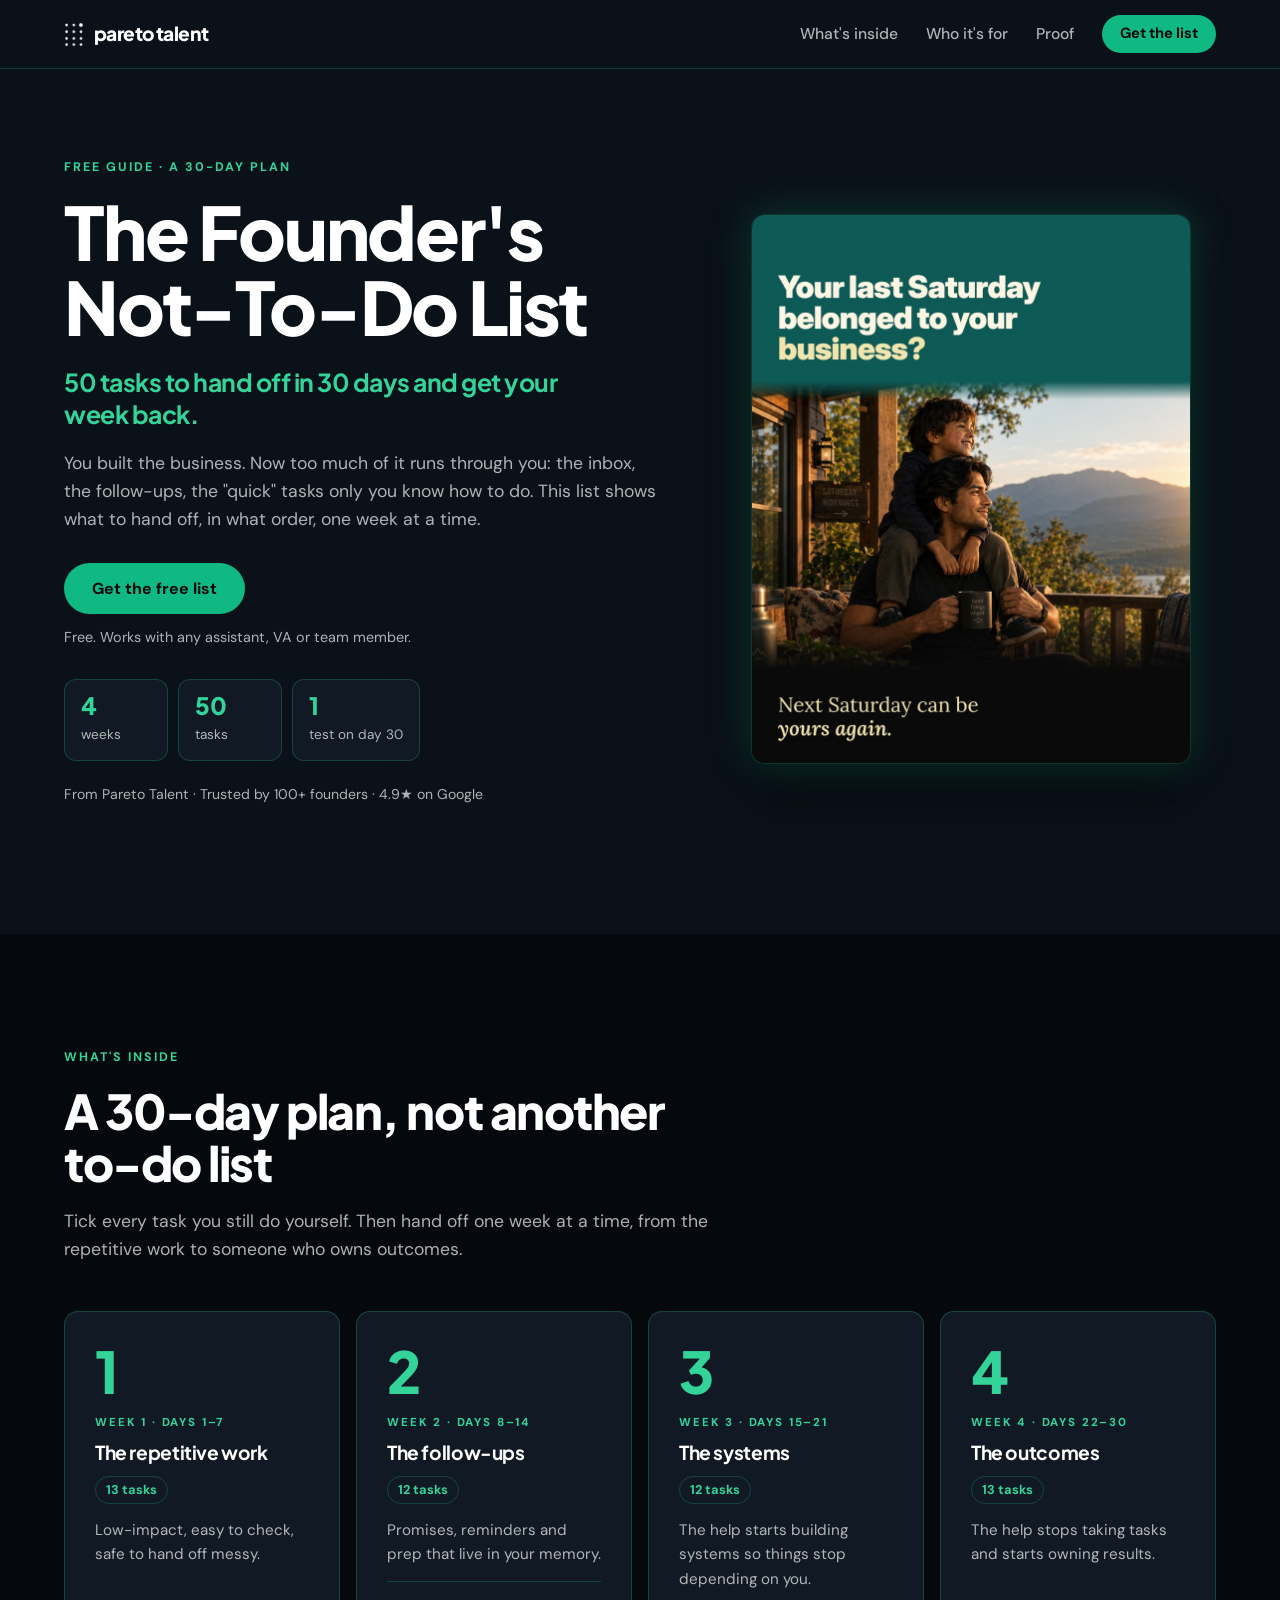
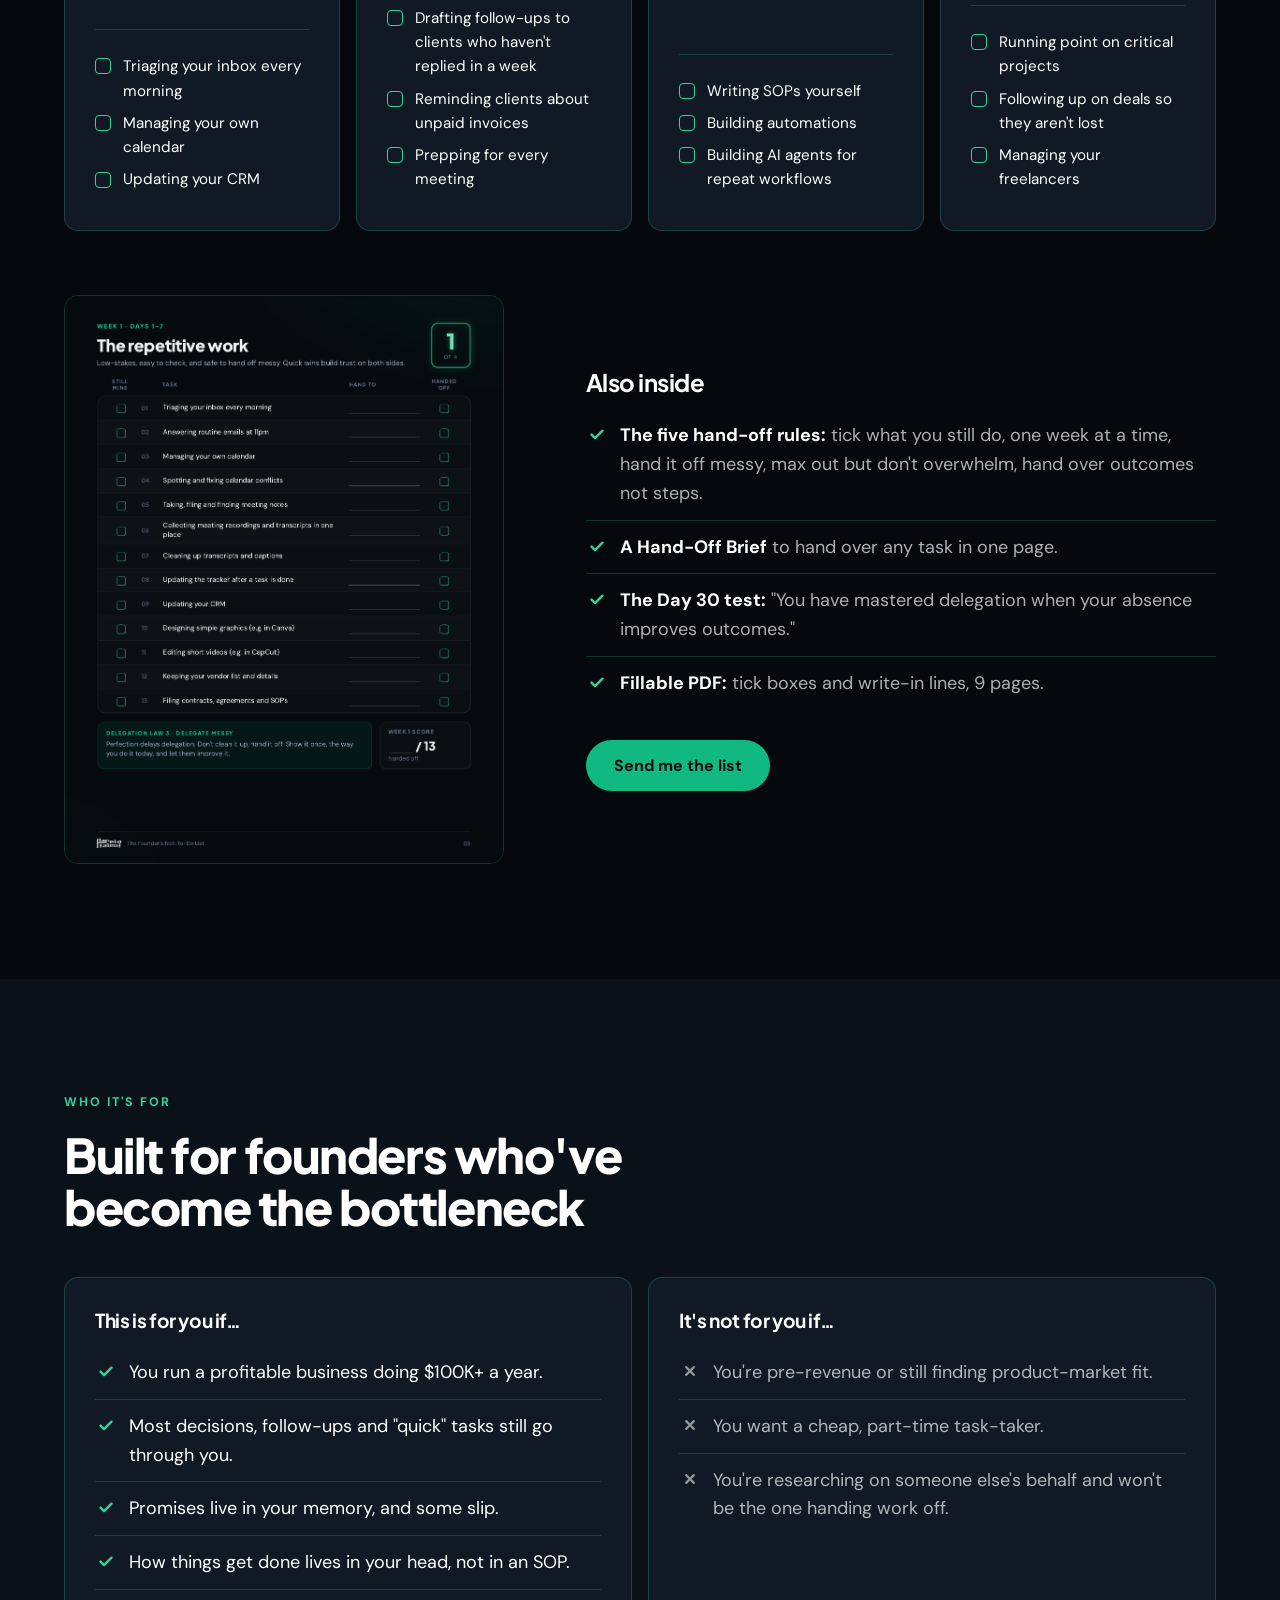
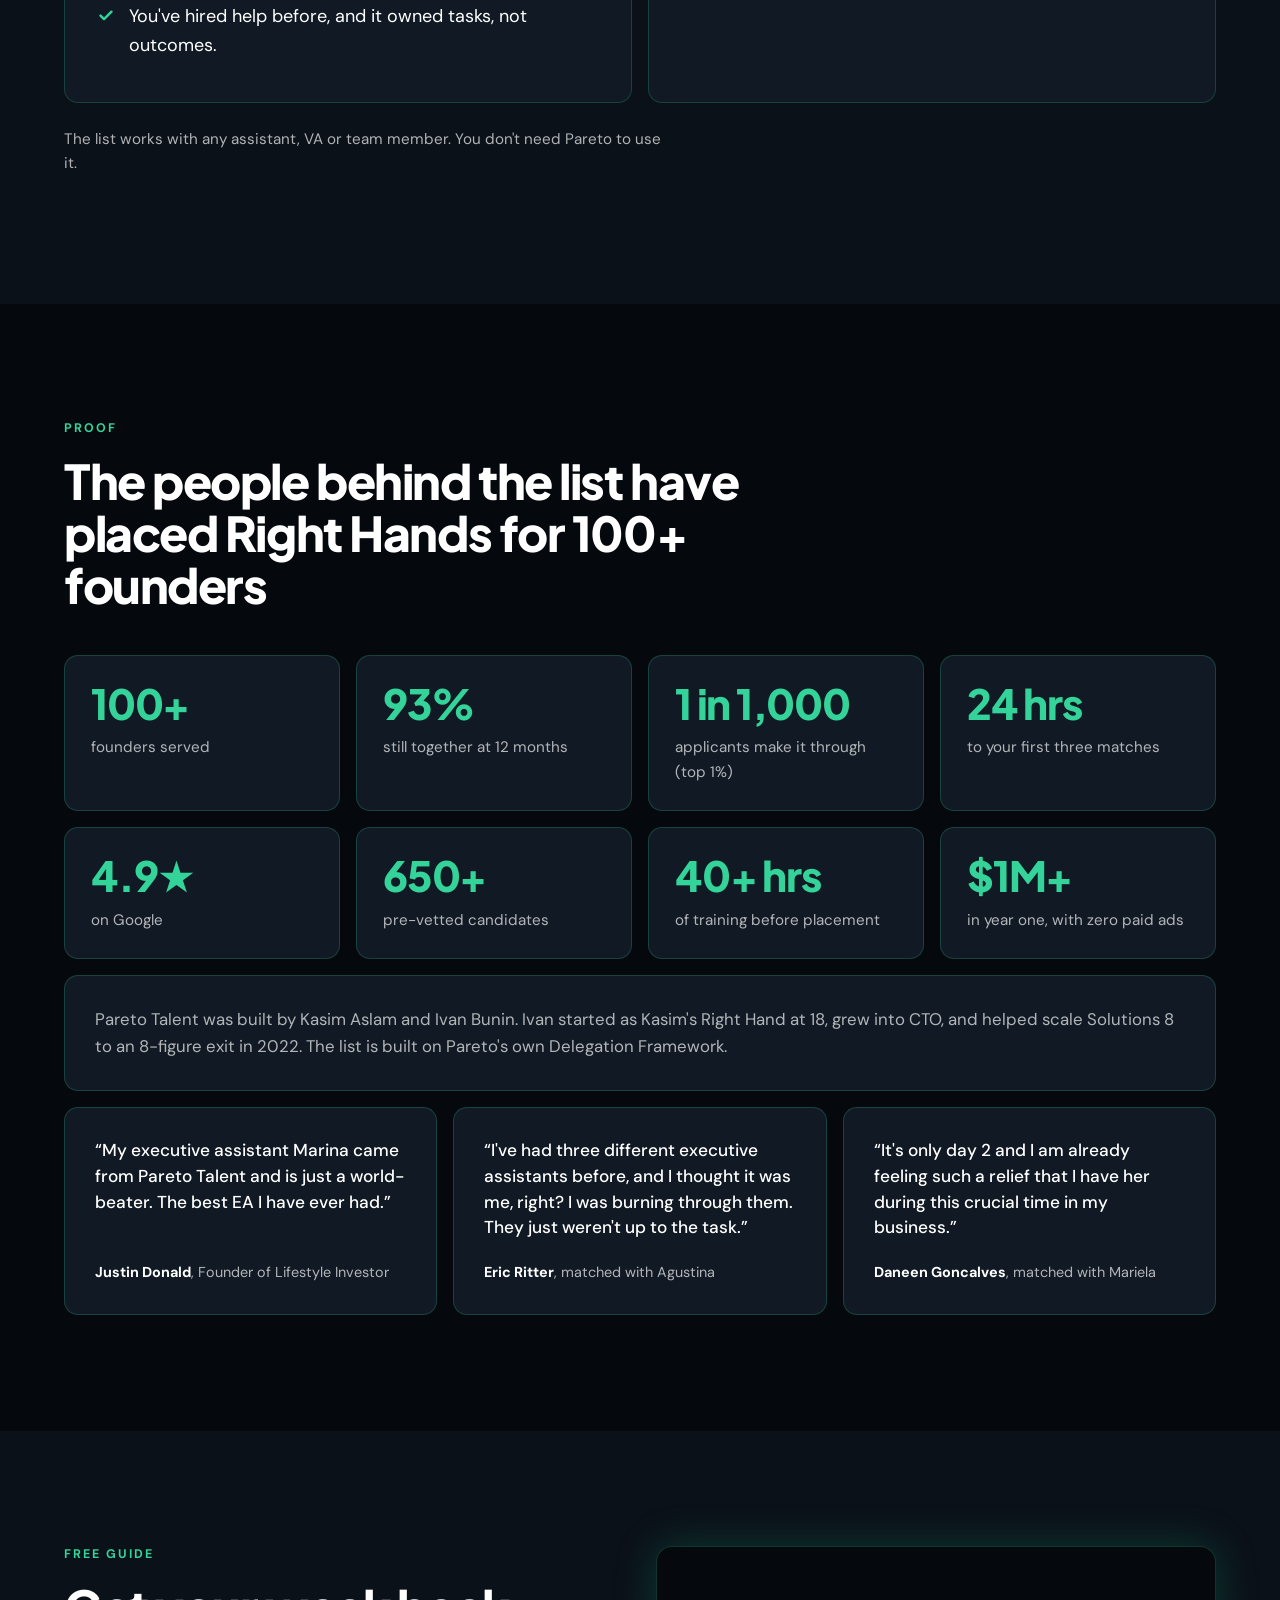
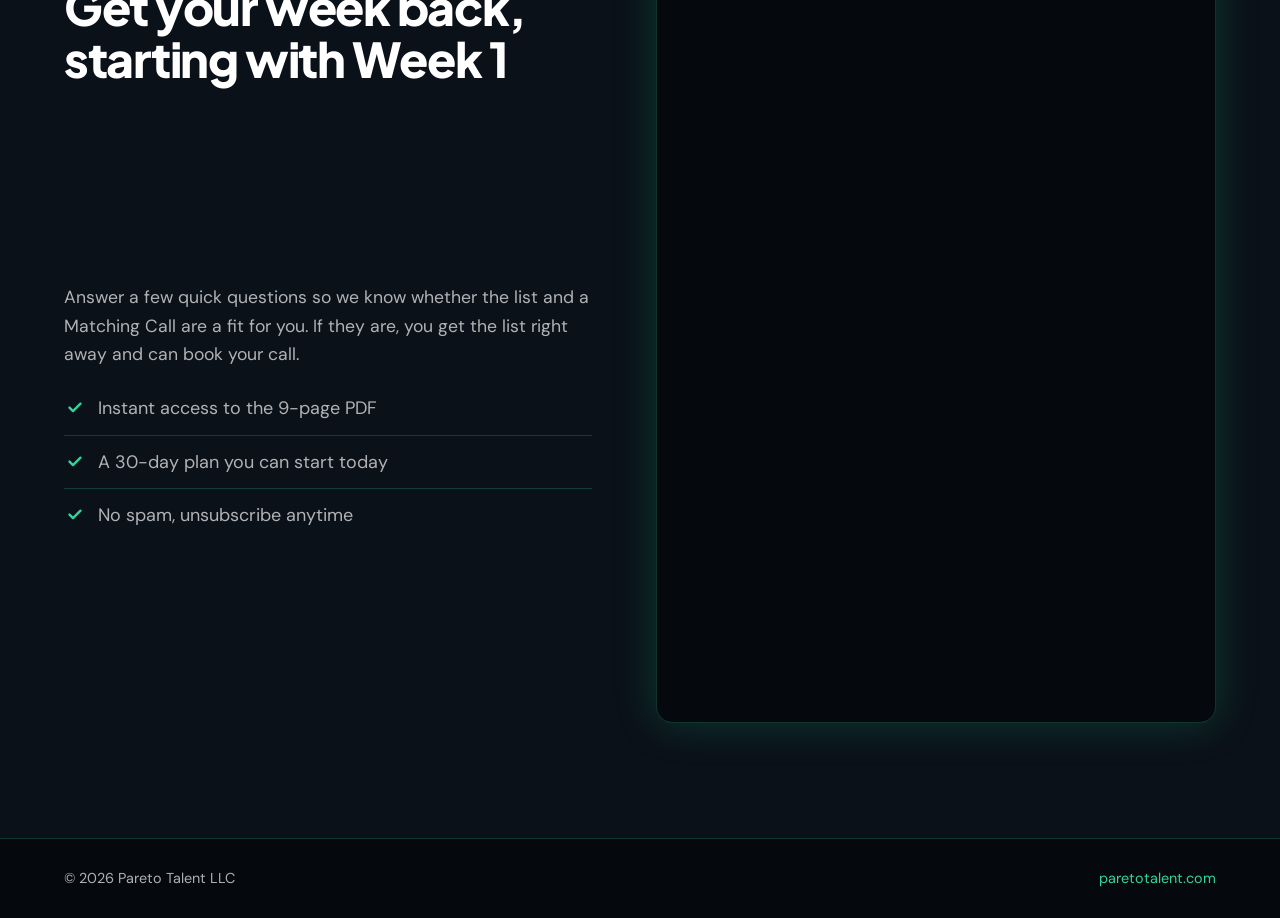
<file: index.html>
<!DOCTYPE html>
<html lang="en">
<head>
<meta charset="utf-8">
<meta name="viewport" content="width=device-width, initial-scale=1, viewport-fit=cover">
<title>The Founder's Not-To-Do List | Pareto Talent</title>
<meta name="description" content="50 tasks to hand off in 30 days and get your week back. A free 30-day delegation plan for founders, from Pareto Talent.">
<meta name="theme-color" content="#0B1119">
<meta property="og:type" content="website">
<meta property="og:title" content="The Founder's Not-To-Do List | Pareto Talent">
<meta property="og:description" content="50 tasks to hand off in 30 days and get your week back. A free 30-day delegation plan for founders, from Pareto Talent.">
<meta property="og:url" content="https://jorgevladgarcia.github.io/pareto-landing-page/">
<meta property="og:image" content="https://jorgevladgarcia.github.io/pareto-landing-page/assets/lead-magnet/cover.png">
<meta property="og:image:width" content="935">
<meta property="og:image:height" content="1210">
<meta property="og:image:alt" content="Cover of The Founder's Not-To-Do List">
<link rel="icon" type="image/png" href="assets/favicon.png">
<link rel="apple-touch-icon" href="assets/favicon.png">
<link rel="preconnect" href="https://fonts.googleapis.com">
<link rel="preconnect" href="https://fonts.gstatic.com" crossorigin>
<link rel="stylesheet" href="https://fonts.googleapis.com/css2?family=DM+Sans:wght@400;500;700&family=Plus+Jakarta+Sans:wght@700;800&display=swap">
<link rel="stylesheet" href="css/styles.css?v=6">
</head>
<body>
<header><div class="wrap">
<a class="brand" href="#hero"><span class="mk" aria-hidden="true"></span>pareto talent</a>
<nav aria-label="Main"><a class="n" href="#inside">What's inside</a><a class="n" href="#for">Who it's for</a><a class="n" href="#proof">Proof</a><a class="btn sm" href="#get" data-form>Get the list</a></nav>
</div></header>

<main>
<section id="hero"><div class="wrap hero">
<div class="rv">
<p class="eyebrow">Free guide · A 30-day plan</p>
<h1>The Founder's Not-To-Do List</h1>
<p class="sub">50 tasks to hand off in 30 days and get your week back.</p>
<p class="intro">You built the business. Now too much of it runs through you: the inbox, the follow-ups, the "quick" tasks only you know how to do. This list shows what to hand off, in what order, one week at a time.</p>
<div class="cta"><a class="btn" href="#get" data-form>Get the free list</a><p class="micro">Free. Works with any assistant, VA or team member.</p></div>
<div class="chips">
<div class="chip"><b>4</b><span>weeks</span></div>
<div class="chip"><b>50</b><span>tasks</span></div>
<div class="chip"><b>1</b><span>test on day 30</span></div>
</div>
<p class="trust">From Pareto Talent · Trusted by 100+ founders · 4.9★ on Google</p>
</div>
<div class="mock rv" style="--d:.15s">
<div class="car" role="region" aria-roledescription="carousel" aria-label="Why founders hand off work">
<!-- Carousel slides: one <figure> per image, in display order. Images live in assets/lead-magnet/carousel/ (JPEG, 880px wide). Auto-advances every 5s. -->
<figure class="car-slide on"><img src="assets/lead-magnet/carousel/01.jpg" width="880" height="1100" alt="Your last Saturday belonged to your business? Next Saturday can be yours again." fetchpriority="high"></figure>
<figure class="car-slide"><img src="assets/lead-magnet/carousel/02.jpg" width="880" height="1100" alt="Could you take two weeks off without your phone? The founders who can didn't work harder. They learned to delegate." loading="lazy"></figure>
<figure class="car-slide"><img src="assets/lead-magnet/carousel/03.jpg" width="880" height="1100" alt="When did you last work on the business instead of chasing something that slipped? Hand off the fires. Keep the vision." loading="lazy"></figure>
<figure class="car-slide"><img src="assets/lead-magnet/carousel/04.jpg" width="880" height="1100" alt="Your business has a team. Your calendar doesn't. Give your week the leverage you give your companies." loading="lazy"></figure>
<figure class="car-slide"><img src="assets/lead-magnet/carousel/05.jpg" width="880" height="1100" alt="You didn't become an expert to answer emails at 11pm. Keep your genius. Hand off the rest." loading="lazy"></figure>
<figure class="car-slide"><img src="assets/lead-magnet/carousel/06.jpg" width="880" height="1139" alt="Cover of The Founder's Not-To-Do List" loading="lazy"></figure>
</div>
</div>
</div></section>

<section id="inside" class="deep"><div class="wrap">
<p class="eyebrow rv">What's inside</p>
<h2 class="rv">A 30-day plan, not another to-do list</h2>
<p class="intro rv">Tick every task you still do yourself. Then hand off one week at a time, from the repetitive work to someone who owns outcomes.</p>
<div class="weeks">
<article class="card wk rv"><div class="num">1</div><p class="eyebrow">Week 1 · Days 1–7</p><h3>The repetitive work</h3><span class="count">13 tasks</span><p>Low-impact, easy to check, safe to hand off messy.</p>
<ul class="boxes"><li>Triaging your inbox every morning</li><li>Managing your own calendar</li><li>Updating your CRM</li></ul></article>
<article class="card wk rv" style="--d:.08s"><div class="num">2</div><p class="eyebrow">Week 2 · Days 8–14</p><h3>The follow-ups</h3><span class="count">12 tasks</span><p>Promises, reminders and prep that live in your memory.</p>
<ul class="boxes"><li>Drafting follow-ups to clients who haven't replied in a week</li><li>Reminding clients about unpaid invoices</li><li>Prepping for every meeting</li></ul></article>
<article class="card wk rv" style="--d:.16s"><div class="num">3</div><p class="eyebrow">Week 3 · Days 15–21</p><h3>The systems</h3><span class="count">12 tasks</span><p>The help starts building systems so things stop depending on you.</p>
<ul class="boxes"><li>Writing SOPs yourself</li><li>Building automations</li><li>Building AI agents for repeat workflows</li></ul></article>
<article class="card wk rv" style="--d:.24s"><div class="num">4</div><p class="eyebrow">Week 4 · Days 22–30</p><h3>The outcomes</h3><span class="count">13 tasks</span><p>The help stops taking tasks and starts owning results.</p>
<ul class="boxes"><li>Running point on critical projects</li><li>Following up on deals so they aren't lost</li><li>Managing your freelancers</li></ul></article>
</div>
<div class="split">
<div class="preview rv"><img src="assets/lead-magnet/week-1-preview.png" width="935" height="1210" alt="Week 1 checklist page" loading="lazy"></div>
<div class="rv" style="--d:.1s">
<h3 style="font-size:1.5rem;margin-bottom:12px">Also inside</h3>
<ul class="ticks">
<li><strong>The five hand-off rules:</strong> tick what you still do, one week at a time, hand it off messy, max out but don't overwhelm, hand over outcomes not steps.</li>
<li><strong>A Hand-Off Brief</strong> to hand over any task in one page.</li>
<li><strong>The Day 30 test:</strong> "You have mastered delegation when your absence improves outcomes."</li>
<li><strong>Fillable PDF:</strong> tick boxes and write-in lines, 9 pages.</li>
</ul>
<div class="cta"><a class="btn" href="#get" data-form>Send me the list</a></div>
</div>
</div>
</div></section>

<section id="for"><div class="wrap">
<p class="eyebrow rv">Who it's for</p>
<h2 class="rv">Built for founders who've become the bottleneck</h2>
<div class="fit">
<div class="card rv"><h3>This is for you if…</h3>
<ul class="ticks">
<li>You run a profitable business doing $100K+ a year.</li>
<li>Most decisions, follow-ups and "quick" tasks still go through you.</li>
<li>Promises live in your memory, and some slip.</li>
<li>How things get done lives in your head, not in an SOP.</li>
<li>You've hired help before, and it owned tasks, not outcomes.</li>
</ul></div>
<div class="card rv" style="--d:.1s"><h3>It's not for you if…</h3>
<ul class="ticks no">
<li>You're pre-revenue or still finding product-market fit.</li>
<li>You want a cheap, part-time task-taker.</li>
<li>You're researching on someone else's behalf and won't be the one handing work off.</li>
</ul></div>
</div>
<p class="note rv">The list works with any assistant, VA or team member. You don't need Pareto to use it.</p>
</div></section>

<section id="proof" class="deep"><div class="wrap">
<p class="eyebrow rv">Proof</p>
<h2 class="rv">The people behind the list have placed Right Hands for 100+ founders</h2>
<div class="stats">
<div class="card stat rv"><div class="n">100+</div><p>founders served</p></div>
<div class="card stat rv" style="--d:.05s"><div class="n">93%</div><p>still together at 12 months</p></div>
<div class="card stat rv" style="--d:.1s"><div class="n">1 in 1,000</div><p>applicants make it through (top 1%)</p></div>
<div class="card stat rv" style="--d:.15s"><div class="n">24 hrs</div><p>to your first three matches</p></div>
<div class="card stat rv"><div class="n">4.9★</div><p>on Google</p></div>
<div class="card stat rv" style="--d:.05s"><div class="n">650+</div><p>pre-vetted candidates</p></div>
<div class="card stat rv" style="--d:.1s"><div class="n">40+ hrs</div><p>of training before placement</p></div>
<div class="card stat rv" style="--d:.15s"><div class="n">$1M+</div><p>in year one, with zero paid ads</p></div>
</div>
<div class="card origin rv"><p>Pareto Talent was built by Kasim Aslam and Ivan Bunin. Ivan started as Kasim's Right Hand at 18, grew into CTO, and helped scale Solutions 8 to an 8-figure exit in 2022. The list is built on Pareto's own Delegation Framework.</p></div>
<div class="quotes">
<figure class="card rv"><blockquote>“My executive assistant Marina came from Pareto Talent and is just a world-beater. The best EA I have ever had.”</blockquote><figcaption><strong>Justin Donald</strong>, Founder of Lifestyle Investor</figcaption></figure>
<figure class="card rv" style="--d:.08s"><blockquote>“I've had three different executive assistants before, and I thought it was me, right? I was burning through them. They just weren't up to the task.”</blockquote><figcaption><strong>Eric Ritter</strong>, matched with Agustina</figcaption></figure>
<figure class="card rv" style="--d:.16s"><blockquote>“It's only day 2 and I am already feeling such a relief that I have her during this crucial time in my business.”</blockquote><figcaption><strong>Daneen Goncalves</strong>, matched with Mariela</figcaption></figure>
</div>
</div></section>

<section id="get"><div class="wrap get">
<div class="h rv"><p class="eyebrow">Free guide</p><h2>Get your week back, starting with Week 1</h2></div>
<div class="formpanel">
<div class="form-fb" hidden><p>The form didn't load. Your browser or an ad blocker may be blocking it.</p><a class="btn" href="https://api.leadconnectorhq.com/widget/form/4AVSDnVleyoS9zJp5oya" target="_blank" rel="noopener">Open the form in a new tab</a></div>
<iframe src="https://api.leadconnectorhq.com/widget/form/4AVSDnVleyoS9zJp5oya" style="width:100%;height:759px;border:none;border-radius:8px" id="inline-4AVSDnVleyoS9zJp5oya" data-layout="{'id':'INLINE'}" data-trigger-type="alwaysShow" data-trigger-value="" data-activation-type="alwaysActivated" data-activation-value="" data-deactivation-type="neverDeactivate" data-deactivation-value="" data-form-name="FP | Jorge Garcia | Form" data-height="759" data-layout-iframe-id="inline-4AVSDnVleyoS9zJp5oya" data-form-id="4AVSDnVleyoS9zJp5oya" data-cookie-consent="true" data-cookie-consent-provider="auto" title="Get The Founder's Not-To-Do List form"></iframe>
</div>
<div class="body rv">
<p class="intro">Answer a few quick questions so we know whether the list and a Matching Call are a fit for you. If they are, you get the list right away and can book your call.</p>
<ul class="ticks">
<li>Instant access to the 9-page PDF</li>
<li>A 30-day plan you can start today</li>
<li>No spam, unsubscribe anytime</li>
</ul>
</div>
</div></section>
</main>

<footer class="site-ft"><div class="wrap"><span>© 2026 Pareto Talent LLC</span><a href="https://paretotalent.com" target="_blank" rel="noopener">paretotalent.com</a></div></footer>

<dialog class="modal" id="form-modal" aria-labelledby="form-modal-h">
<div class="modal-in">
<button class="modal-x" type="button" aria-label="Close" data-close>&times;</button>
<p class="eyebrow">Free guide</p>
<h2 id="form-modal-h">Get The Founder's Not-To-Do List</h2>
<div class="formpanel">
<div class="form-fb" hidden><p>The form didn't load. Your browser or an ad blocker may be blocking it.</p><a class="btn" href="https://api.leadconnectorhq.com/widget/form/4AVSDnVleyoS9zJp5oya" target="_blank" rel="noopener">Open the form in a new tab</a></div>
<iframe src="https://api.leadconnectorhq.com/widget/form/4AVSDnVleyoS9zJp5oya" style="width:100%;height:759px;border:none;border-radius:8px" id="popup-4AVSDnVleyoS9zJp5oya" data-layout="{'id':'INLINE'}" data-trigger-type="alwaysShow" data-trigger-value="" data-activation-type="alwaysActivated" data-activation-value="" data-deactivation-type="neverDeactivate" data-deactivation-value="" data-form-name="FP | Jorge Garcia | Form" data-height="759" data-layout-iframe-id="popup-4AVSDnVleyoS9zJp5oya" data-form-id="4AVSDnVleyoS9zJp5oya" data-cookie-consent="true" data-cookie-consent-provider="auto" title="Get The Founder's Not-To-Do List form (pop-up)"></iframe>
</div>
</div>
</dialog>

<script src="https://link.msgsndr.com/js/form_embed.js"></script>
<script src="js/main.js?v=6"></script>
</body>
</html>
</file>
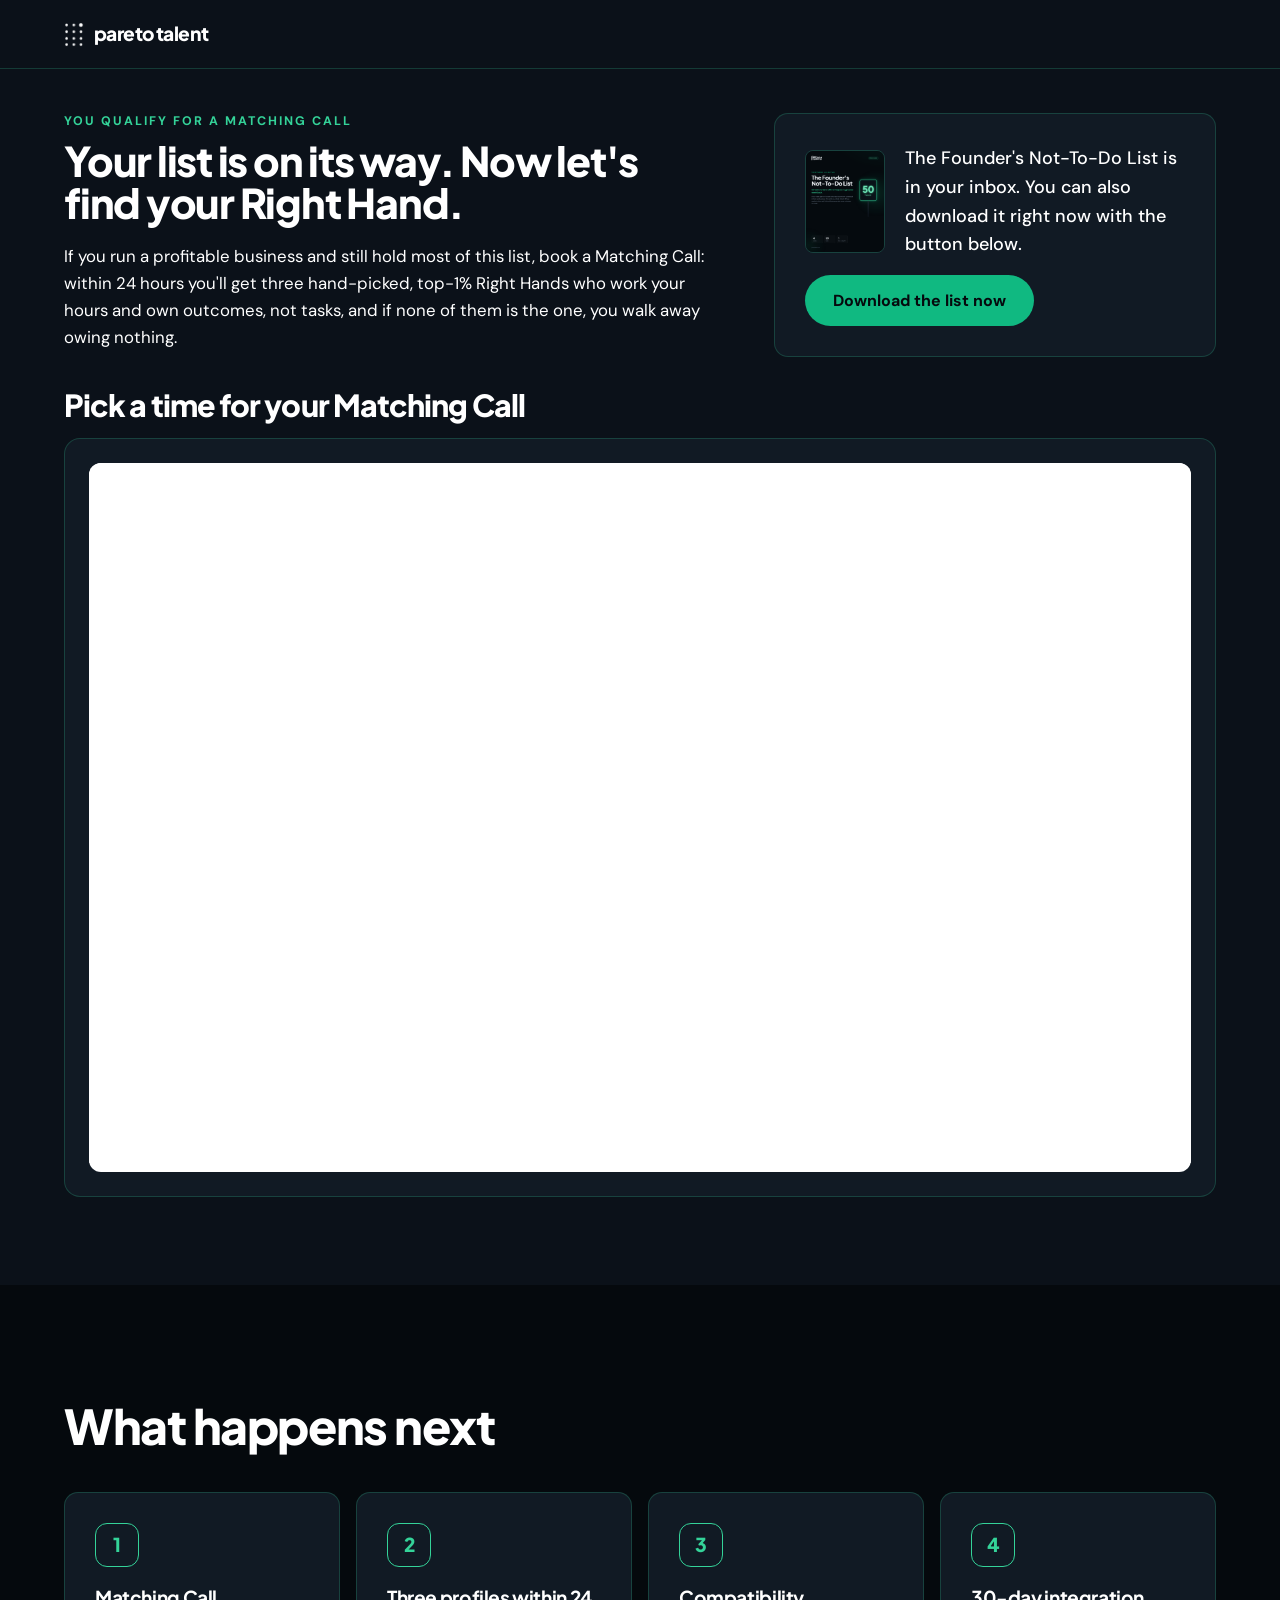
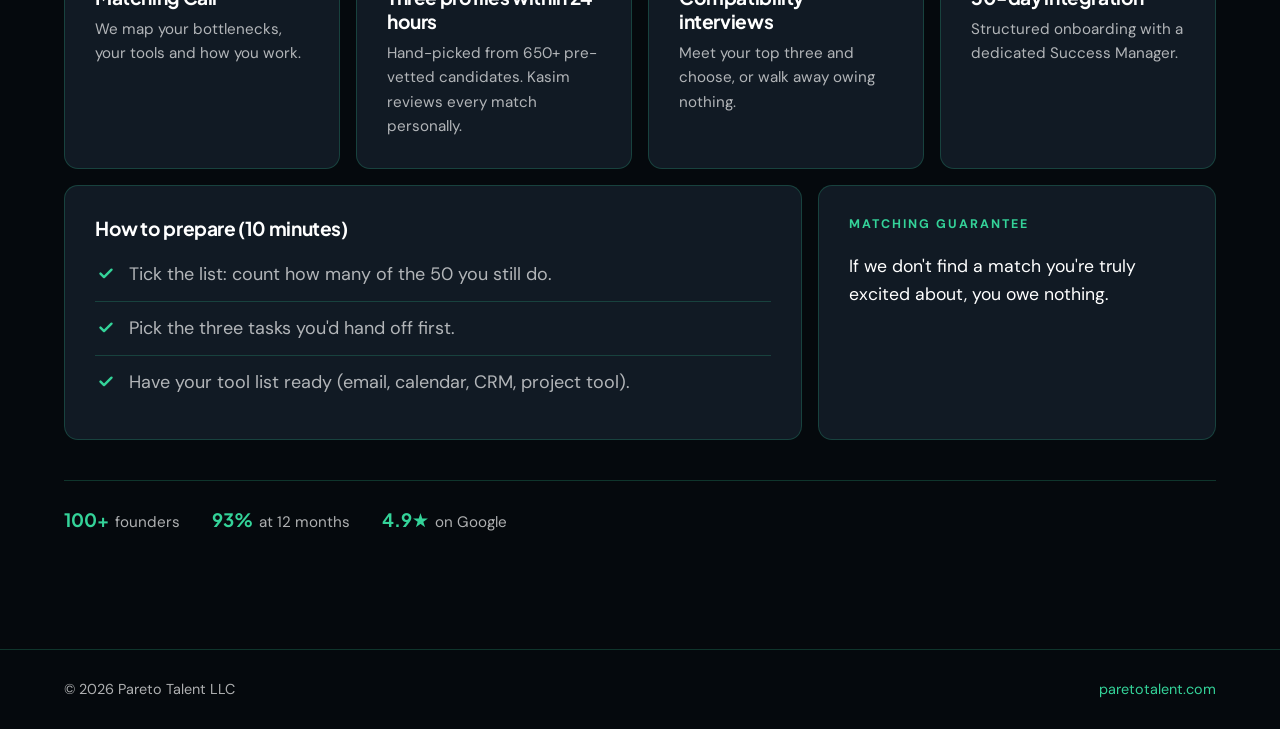
<file: book.html>
<!DOCTYPE html>
<html lang="en">
<head>
<meta charset="utf-8">
<meta name="viewport" content="width=device-width, initial-scale=1, viewport-fit=cover">
<meta name="robots" content="noindex">
<meta name="theme-color" content="#0B1119">
<title>Book your Matching Call | Pareto Talent</title>
<link rel="icon" type="image/png" href="assets/favicon.png">
<link rel="apple-touch-icon" href="assets/favicon.png">
<link rel="preconnect" href="https://fonts.googleapis.com">
<link rel="preconnect" href="https://fonts.gstatic.com" crossorigin>
<link rel="stylesheet" href="https://fonts.googleapis.com/css2?family=DM+Sans:wght@400;500;700&family=Plus+Jakarta+Sans:wght@700;800&display=swap">
<link rel="stylesheet" href="css/styles.css?v=6">
</head>
<body>
<header><div class="wrap">
<a class="brand" href="index.html"><span class="mk" aria-hidden="true"></span>pareto talent</a>
</div></header>

<main>
<section id="book-top"><div class="wrap book">
<div class="b-head">
<p class="eyebrow">You qualify for a Matching Call</p>
<h1>Your list is on its way. Now let's find your Right Hand.</h1>
</div>
<p class="offer">If you run a profitable business and still hold most of this list, book a Matching Call: within 24 hours you'll get three hand-picked, top-1% Right Hands who work your hours and own outcomes, not tasks, and if none of them is the one, you walk away owing nothing.</p>
<div class="card b-card">
<div class="deliver"><img src="assets/lead-magnet/cover.png" width="935" height="1210" alt="Cover of The Founder's Not-To-Do List"><p>The Founder's Not-To-Do List is in your inbox. You can also download it right now with the button below.</p></div>
<div class="cta" style="margin-top:16px"><a class="btn" href="assets/lead-magnet/the-founders-not-to-do-list.pdf" download>Download the list now</a></div>
</div>
<div class="b-cal" id="calendar">
<h2>Pick a time for your Matching Call</h2>
<div class="cal"><div class="cal-in">
<!-- GoHighLevel booking widget (calendar qUd4DKftRhP8VgIBWojp). form_embed.js resizes the iframe to fit. -->
<iframe src="https://api.leadconnectorhq.com/widget/booking/qUd4DKftRhP8VgIBWojp" allow="payment" style="width:100%;min-height:700px;border:none;overflow:hidden" scrolling="no" id="qUd4DKftRhP8VgIBWojp_1791411332205" title="Book your Matching Call"></iframe>
</div></div>
</div>
</div></section>

<section class="deep"><div class="wrap">
<h2 class="rv">What happens next</h2>
<ol class="steps">
<li class="card rv"><h3>Matching Call</h3><p>We map your bottlenecks, your tools and how you work.</p></li>
<li class="card rv" style="--d:.08s"><h3>Three profiles within 24 hours</h3><p>Hand-picked from 650+ pre-vetted candidates. Kasim reviews every match personally.</p></li>
<li class="card rv" style="--d:.16s"><h3>Compatibility interviews</h3><p>Meet your top three and choose, or walk away owing nothing.</p></li>
<li class="card rv" style="--d:.24s"><h3>30-day integration</h3><p>Structured onboarding with a dedicated Success Manager.</p></li>
</ol>
<div class="pair">
<div class="card rv"><h3>How to prepare (10 minutes)</h3>
<ul class="ticks">
<li>Tick the list: count how many of the 50 you still do.</li>
<li>Pick the three tasks you'd hand off first.</li>
<li>Have your tool list ready (email, calendar, CRM, project tool).</li>
</ul></div>
<div class="card rv" style="--d:.1s"><p class="eyebrow">Matching Guarantee</p><p style="color:var(--fg);font-size:1.1rem">If we don't find a match you're truly excited about, you owe nothing.</p></div>
</div>
<div class="minirow rv"><span><b>100+</b>founders</span><span><b>93%</b>at 12 months</span><span><b>4.9★</b>on Google</span></div>
</div></section>
</main>

<footer class="site-ft"><div class="wrap"><span>© 2026 Pareto Talent LLC</span><a href="https://paretotalent.com" target="_blank" rel="noopener">paretotalent.com</a></div></footer>

<script src="https://api.leadconnectorhq.com/js/form_embed.js" type="text/javascript"></script>
<script src="js/main.js?v=6"></script>
</body>
</html>
</file>
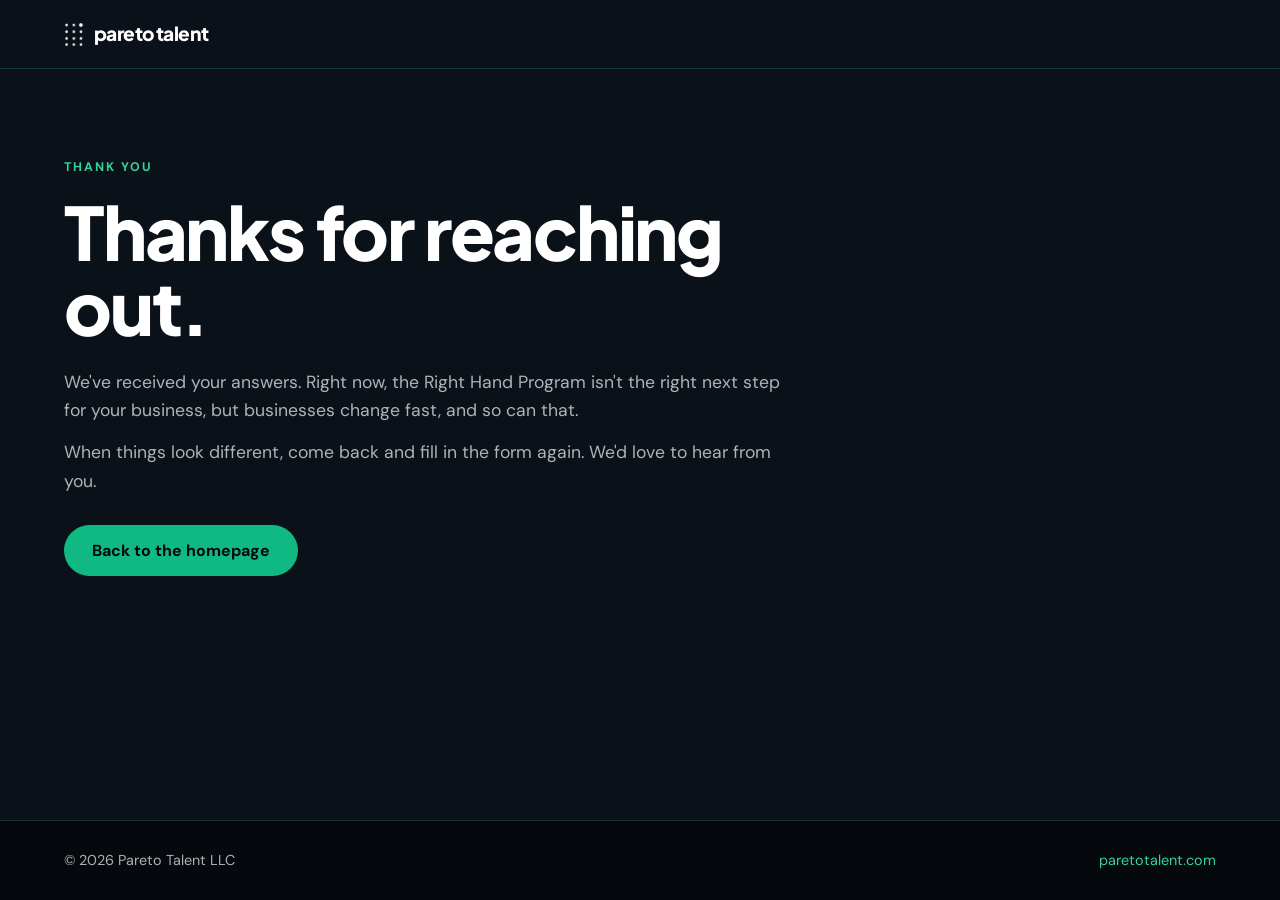
<file: not-a-fit.html>
<!DOCTYPE html>
<html lang="en">
<head>
<meta charset="utf-8">
<meta name="viewport" content="width=device-width, initial-scale=1, viewport-fit=cover">
<meta name="robots" content="noindex">
<meta http-equiv="refresh" content="0; url=thank-you.html">
<link rel="canonical" href="thank-you.html">
<title>Thank you | Pareto Talent</title>
<link rel="icon" type="image/png" href="assets/favicon.png">
<link rel="stylesheet" href="css/styles.css?v=6">
</head>
<body>
<main class="wrap top"><p><a href="thank-you.html">Continue</a></p></main>
</body>
</html>
</file>
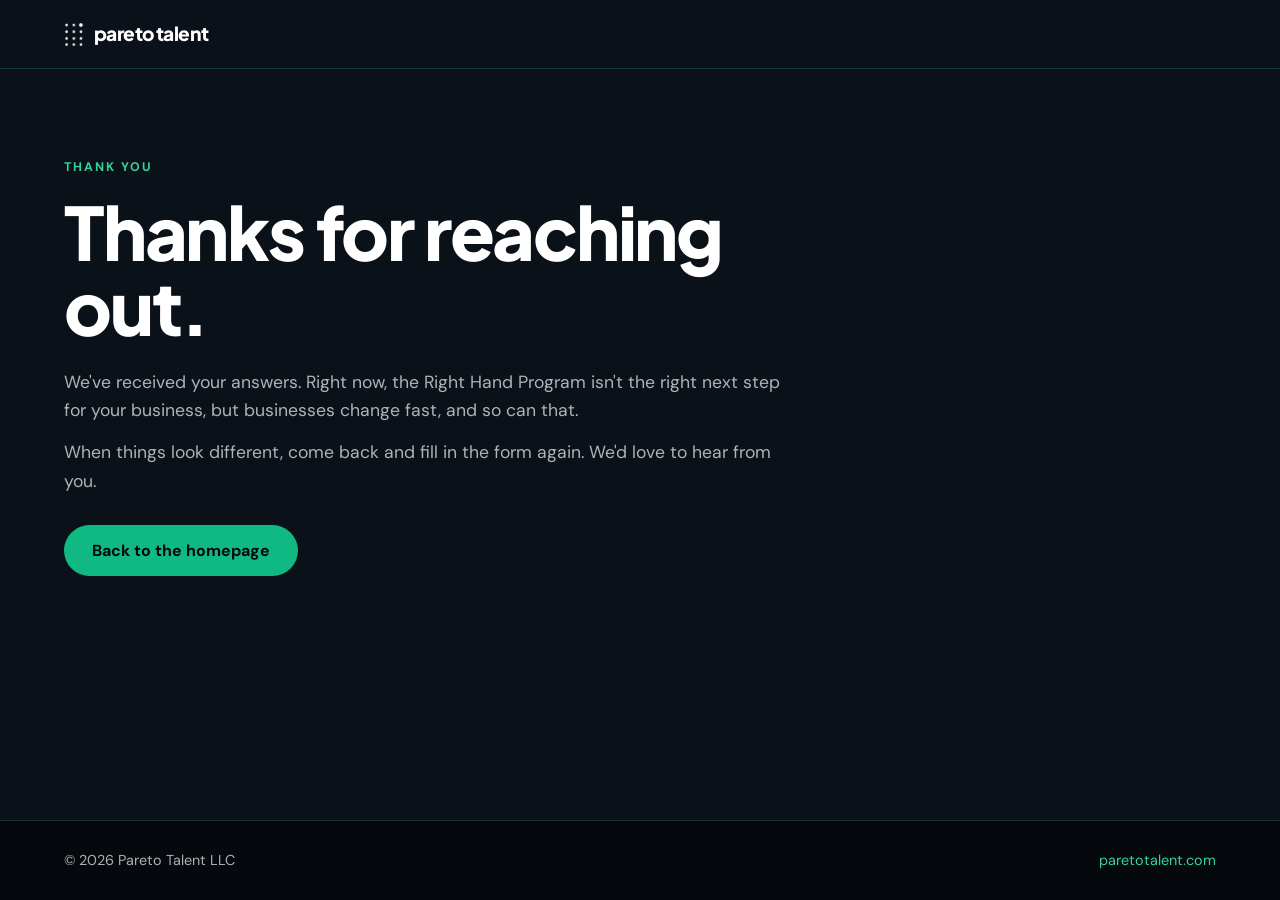
<file: thank-you.html>
<!DOCTYPE html>
<html lang="en">
<head>
<meta charset="utf-8">
<meta name="viewport" content="width=device-width, initial-scale=1, viewport-fit=cover">
<meta name="robots" content="noindex">
<meta name="theme-color" content="#0B1119">
<title>Thank you | Pareto Talent</title>
<link rel="icon" type="image/png" href="assets/favicon.png">
<link rel="apple-touch-icon" href="assets/favicon.png">
<link rel="preconnect" href="https://fonts.googleapis.com">
<link rel="preconnect" href="https://fonts.gstatic.com" crossorigin>
<link rel="stylesheet" href="https://fonts.googleapis.com/css2?family=DM+Sans:wght@400;500;700&family=Plus+Jakarta+Sans:wght@700;800&display=swap">
<link rel="stylesheet" href="css/styles.css?v=6">
</head>
<body>
<header><div class="wrap">
<a class="brand" href="index.html"><span class="mk" aria-hidden="true"></span>pareto talent</a>
</div></header>

<main>
<section class="top"><div class="wrap">
<div class="rv" style="max-width:720px">
<p class="eyebrow">Thank you</p>
<h1>Thanks for reaching out.</h1>
<p class="intro" style="margin-top:24px">We've received your answers. Right now, the Right Hand Program isn't the right next step for your business, but businesses change fast, and so can that.</p>
<p class="intro">When things look different, come back and fill in the form again. We'd love to hear from you.</p>
<div class="cta"><a class="btn" href="index.html">Back to the homepage</a></div>
</div>
</div></section>
</main>

<footer class="site-ft"><div class="wrap"><span>© 2026 Pareto Talent LLC</span><a href="https://paretotalent.com" target="_blank" rel="noopener">paretotalent.com</a></div></footer>

<script src="js/main.js?v=6"></script>
</body>
</html>
</file>
<file: css/styles.css>
:root{--bg:#0B1119;--bg-deep:#05090D;--surface:#111A24;--line:rgba(52,211,153,.22);
--emerald:#10B981;--mint:#34D399;--mint-hover:#48D7A3;--fg:#FFFFFF;--muted:rgba(255,255,255,.68);
--glow:0 0 40px rgba(16,185,129,.25);--ink:#05090D;--r:14px;
--l5:url(../assets/logos/05-standout.png);
--head:"Plus Jakarta Sans",system-ui,-apple-system,"Segoe UI",Helvetica,Arial,sans-serif;
--body:"DM Sans",system-ui,-apple-system,"Segoe UI",Helvetica,Arial,sans-serif;
--ok:url("data:image/svg+xml,%3Csvg xmlns='http://www.w3.org/2000/svg' viewBox='0 0 20 20'%3E%3Cpath d='M5 10.5l3.2 3.2L15 7' fill='none' stroke='%2334D399' stroke-width='2.2' stroke-linecap='round' stroke-linejoin='round'/%3E%3C/svg%3E");
--no:url("data:image/svg+xml,%3Csvg xmlns='http://www.w3.org/2000/svg' viewBox='0 0 20 20'%3E%3Cpath d='M6.5 6.5l7 7M13.5 6.5l-7 7' fill='none' stroke='%23ffffff' stroke-opacity='.55' stroke-width='2' stroke-linecap='round'/%3E%3C/svg%3E");
color-scheme:dark}
*,*:before,*:after{box-sizing:border-box}
html{scroll-padding-top:84px;scroll-behavior:smooth}
body{margin:0;background:var(--bg);color:var(--muted);font:400 18px/1.6 var(--body);-webkit-font-smoothing:antialiased;overflow-x:hidden;min-height:100vh;display:flex;flex-direction:column}
main{flex:1}
img{max-width:100%;height:auto;display:block}
a{color:var(--mint)}
.wrap{max-width:1200px;margin:0 auto;padding:0 max(24px,env(safe-area-inset-left,0px))}
@media (max-width:480px){.wrap{padding:0 16px}}
h1,h2,h3{font-family:var(--head);color:var(--fg);margin:0;letter-spacing:-.03em}
h1{font-weight:800;font-size:clamp(2.5rem,6vw,4.6rem);line-height:1.02;max-width:13ch}
h2{font-weight:800;font-size:clamp(1.9rem,3.8vw,3rem);line-height:1.08;max-width:20ch;margin-bottom:18px}
h3{font-weight:700;font-size:1.2rem;line-height:1.25;letter-spacing:-.02em;margin-bottom:8px}
p{margin:0 0 14px;max-width:60ch}
strong,b{color:var(--fg);font-weight:700}
.eyebrow{font:700 .78rem/1.4 var(--body);letter-spacing:.16em;text-transform:uppercase;color:var(--mint);margin:0 0 18px}
.sub{font:700 clamp(1.2rem,2.1vw,1.55rem)/1.3 var(--head);letter-spacing:-.02em;color:var(--mint);max-width:30ch;margin:22px 0 18px}
.intro{font-size:1.1rem}
.micro{font-size:.9rem;margin:12px 0 0}
section{padding:clamp(72px,9vw,120px) 0}
.deep{background:var(--bg-deep)}

/* header */
header{position:sticky;top:0;z-index:50;background:var(--bg);border-bottom:1px solid var(--line)}
header .wrap{display:flex;align-items:center;justify-content:space-between;height:68px;gap:16px}
.brand{display:flex;align-items:center;gap:10px;font:800 1.2rem/1 var(--head);letter-spacing:-.03em;color:var(--fg);text-decoration:none;white-space:nowrap}
.brand .mk{width:20px;aspect-ratio:168/214;background:var(--l5) center/contain no-repeat;filter:brightness(0) invert(1)}
nav{display:flex;align-items:center;gap:28px;font-weight:500;font-size:.98rem}
nav a.n{color:var(--muted);text-decoration:none;transition:color .2s}
nav a.n:hover{color:var(--fg)}
@media (max-width:820px){nav a.n{display:none}}

/* buttons */
.btn{display:inline-flex;align-items:center;justify-content:center;gap:8px;font:700 1rem/1.2 var(--body);padding:16px 28px;border-radius:999px;border:0;background:var(--emerald);color:var(--ink);cursor:pointer;text-decoration:none;transition:background-color .2s,transform .2s}
.btn:hover{background:var(--mint-hover);transform:translateY(-1px)}
.btn.sm{padding:10px 18px;font-size:.92rem}
.btn:focus-visible,a:focus-visible,button:focus-visible{outline:3px solid var(--mint);outline-offset:3px}
.cta{margin-top:30px}

/* cards */
.card{background:var(--surface);border:1px solid var(--line);border-radius:var(--r);padding:clamp(22px,3vw,30px)}
.card p:last-child{margin-bottom:0}

/* hero */
.hero{display:grid;grid-template-columns:1.1fr .9fr;gap:64px;align-items:center}
#hero{padding-top:clamp(48px,7vw,96px)}
.mock{justify-self:center;width:100%;max-width:440px}
@media (max-width:900px){.hero{grid-template-columns:1fr;gap:48px}.mock{max-width:340px}}
.chips{display:flex;flex-wrap:wrap;gap:10px;margin-top:30px}
.chip{background:var(--surface);border:1px solid var(--line);border-radius:12px;padding:12px 16px;min-width:104px}
.chip b{display:block;font:800 1.5rem/1.1 var(--head);color:var(--mint)}
.chip span{font-size:.85rem}
.trust{font-size:.88rem;margin-top:22px}

/* carousel: stacked slides that cross-fade */
.car{position:relative;aspect-ratio:4/5;overflow:hidden;border-radius:var(--r);border:1px solid var(--line);box-shadow:var(--glow),0 30px 60px rgba(0,0,0,.45);background:var(--bg-deep)}
.car-slide{position:absolute;inset:0;margin:0;opacity:0;transition:opacity 1s ease}
.car-slide.on{opacity:1}
.car-slide img{width:100%;height:100%;object-fit:cover}

/* pop-up form */
.modal{border:1px solid var(--line);border-radius:16px;padding:0;width:min(620px,calc(100% - 24px));max-height:calc(100dvh - 24px);background:var(--bg-deep);color:var(--muted);box-shadow:var(--glow);overflow:auto}
.modal:not([open]){display:block;visibility:hidden;position:fixed;top:0;left:-200vw;pointer-events:none}
.modal::backdrop{background:rgba(5,9,13,.82)}
.modal-in{position:relative;padding:26px 16px 16px}
.modal .eyebrow{margin:0 0 8px 4px}
.modal h2{font-size:clamp(1.35rem,3vw,1.7rem);margin:0 52px 18px 4px}
.modal .formpanel{border:0;box-shadow:none;padding:0;background:none}
.modal-x{position:absolute;top:14px;right:14px;width:40px;height:40px;border-radius:999px;border:1px solid var(--line);background:var(--surface);color:var(--fg);font:400 1.5rem/1 var(--body);cursor:pointer}
.modal-x:hover{border-color:var(--mint);color:var(--mint)}
html.modal-open{overflow:hidden}

/* what's inside */
.weeks{display:grid;grid-template-columns:repeat(4,1fr);gap:16px;margin-top:48px}
@media (max-width:1080px){.weeks{grid-template-columns:repeat(2,1fr)}}
@media (max-width:600px){.weeks{grid-template-columns:1fr}}
.wk{display:flex;flex-direction:column}
.wk .num{font:800 3.6rem/1 var(--head);letter-spacing:-.04em;color:var(--mint);margin-bottom:16px}
.wk .eyebrow{margin-bottom:8px;font-size:.72rem}
.wk .count{display:inline-block;align-self:flex-start;font-size:.8rem;font-weight:700;color:var(--mint);border:1px solid var(--line);border-radius:999px;padding:3px 10px;margin:4px 0 14px}
.wk p{font-size:.95rem}
.boxes{list-style:none;padding:0;margin:0}
.wk .boxes{margin-top:auto;padding-top:16px;border-top:1px solid var(--line)}
.boxes li{position:relative;padding-left:28px;margin:8px 0;font-size:.95rem;color:var(--fg)}
.boxes li:before{content:"";position:absolute;left:0;top:.28em;width:16px;height:16px;border:1.5px solid var(--mint);border-radius:4px}
.split{display:grid;grid-template-columns:.85fr 1.15fr;gap:56px;align-items:center;margin-top:64px}
@media (max-width:900px){.split{grid-template-columns:1fr;gap:36px}}
.preview img{border-radius:var(--r);border:1px solid var(--line);width:100%;max-width:440px}
.ticks{list-style:none;padding:0;margin:0}
.ticks li{position:relative;padding:12px 0 12px 34px;border-top:1px solid var(--line)}
.ticks li:first-child{border-top:0}
.ticks li:before{content:"";position:absolute;left:0;top:14px;width:22px;height:22px;background:var(--ok) center/contain no-repeat}
.ticks.no li:before{background-image:var(--no)}
.ticks.no li{color:var(--muted)}

/* who it's for */
.fit{display:grid;grid-template-columns:1fr 1fr;gap:16px;margin-top:44px}
@media (max-width:760px){.fit{grid-template-columns:1fr}}
.fit h3{margin-bottom:14px}
.fit .ticks li{color:var(--fg)}
.fit .ticks.no li{color:var(--muted)}
.note{font-size:.95rem;margin-top:24px}

/* proof */
.stats{display:grid;grid-template-columns:repeat(4,1fr);gap:16px;margin-top:44px}
@media (max-width:860px){.stats{grid-template-columns:repeat(2,1fr);gap:12px}}
.stat{padding:clamp(18px,2.4vw,26px)}
.stat .n{font:800 clamp(1.6rem,3.4vw,2.6rem)/1.05 var(--head);letter-spacing:-.03em;color:var(--mint)}
.stat p{margin:10px 0 0;font-size:.95rem}
.origin{margin-top:16px}
.origin p{max-width:none;font-size:1.05rem}
.quotes{display:grid;grid-template-columns:repeat(3,1fr);gap:16px;margin-top:16px}
@media (max-width:900px){.quotes{grid-template-columns:1fr}}
.quotes figure{margin:0;display:flex;flex-direction:column;justify-content:space-between;gap:20px}
.quotes blockquote{margin:0;font:500 1.08rem/1.5 var(--body);color:var(--fg)}
.quotes figcaption{font-size:.9rem}

/* form section */
.get{display:grid;grid-template-columns:1fr minmax(0,560px);grid-template-areas:"h form" "body form";column-gap:64px;align-items:start}
.get .h{grid-area:h}.get .body{grid-area:body}.get .formpanel{grid-area:form}
@media (max-width:960px){.get{grid-template-columns:1fr;grid-template-areas:"h" "form" "body"}.get .formpanel{margin:8px 0 40px}}
.formpanel{background:var(--bg-deep);border:1px solid var(--line);border-radius:16px;box-shadow:var(--glow);padding:8px;overflow:hidden}
.formpanel iframe{display:block;width:100%;border:0;border-radius:10px}
.formpanel iframe.gone{display:none}
.form-fb{padding:24px}
.form-fb p{color:var(--fg)}

/* footer */
.site-ft{background:var(--bg-deep);border-top:1px solid var(--line);padding:28px 0;font-size:.9rem}
.site-ft .wrap{display:flex;justify-content:space-between;flex-wrap:wrap;gap:10px}
.site-ft a{text-decoration:none}

/* book / thank-you */
.top{padding-top:clamp(48px,7vw,96px)}
.two{display:grid;grid-template-columns:1.15fr .85fr;gap:56px;align-items:center}
@media (max-width:900px){.two{grid-template-columns:1fr;gap:36px}}
.deliver{display:flex;gap:20px;align-items:center}
.deliver img{width:80px;border-radius:8px;border:1px solid var(--line);flex:none}
.deliver p{color:var(--fg);font-weight:500}
@media (max-width:420px){.deliver{flex-direction:column;align-items:flex-start}}
.offer{font-size:1.05rem;color:var(--fg)}
.book{display:grid;grid-template-columns:1.2fr .8fr;grid-template-areas:"head card" "offer card" "cal cal";column-gap:48px;align-items:start}
.book .b-head{grid-area:head}.book .b-card{grid-area:card;align-self:center}.book .offer{grid-area:offer;margin:12px 0 0}.book .b-cal{grid-area:cal;margin-top:32px}
.book h1{font-size:clamp(1.8rem,3.2vw,2.6rem);max-width:22ch}
.book .eyebrow{margin-bottom:10px}
.book .b-cal h2{font-size:clamp(1.4rem,2.4vw,1.9rem);margin-bottom:0;max-width:none}
.book .cal{margin-top:16px}
#book-top{padding:clamp(24px,4vw,44px) 0 clamp(56px,7vw,88px)}
@media (max-width:860px){.book{grid-template-columns:1fr;grid-template-areas:"head" "card" "cal" "offer"}.book .b-card{margin-top:18px}.book .offer{margin-top:28px}.book .b-card .deliver img{display:none}}
.cal{background:var(--surface);border:1px solid var(--line);border-radius:16px;padding:clamp(10px,2vw,24px);margin-top:32px}
.cal-in{background:#fff;color:var(--ink);border-radius:12px;min-height:700px;overflow:hidden}
.cal-ph{min-height:700px;display:grid;place-items:center;border:2px dashed rgba(5,9,13,.25);border-radius:12px;font-size:1rem;color:rgba(5,9,13,.6)}
.steps{list-style:none;counter-reset:s;padding:0;margin:40px 0 0;display:grid;grid-template-columns:repeat(4,1fr);gap:16px}
@media (max-width:1000px){.steps{grid-template-columns:repeat(2,1fr)}}
@media (max-width:600px){.steps{grid-template-columns:1fr}}
.steps li{counter-increment:s}
.steps li:before{content:counter(s);display:grid;place-items:center;width:44px;height:44px;border:1.5px solid var(--mint);border-radius:12px;font:800 1.2rem/1 var(--head);color:var(--mint);margin-bottom:18px}
.steps p{font-size:.95rem}
.pair{display:grid;grid-template-columns:1.3fr .7fr;gap:16px;margin-top:16px}
@media (max-width:860px){.pair{grid-template-columns:1fr}}
.rules{list-style:none;counter-reset:r;padding:0;margin:0}
.rules li{counter-increment:r;position:relative;padding:12px 0 12px 44px;border-top:1px solid var(--line);color:var(--fg)}
.rules li:first-child{border-top:0}
.rules li:before{content:"0" counter(r);position:absolute;left:0;top:12px;font:800 1rem/1.6 var(--head);color:var(--mint)}
.minirow{display:flex;flex-wrap:wrap;gap:12px 32px;margin-top:40px;padding-top:24px;border-top:1px solid var(--line);font-size:.95rem}
.minirow b{font-family:var(--head);color:var(--mint);font-size:1.15rem;margin-right:6px}
.cover-sm{max-width:300px;justify-self:center}
.cover-sm img{border-radius:var(--r);border:1px solid var(--line);box-shadow:var(--glow)}

/* reveals */
.js .rv{opacity:0;transform:translateY(24px);transition:opacity .8s cubic-bezier(.2,.7,.2,1) var(--d,0s),transform .8s cubic-bezier(.2,.7,.2,1) var(--d,0s)}
.js .rv.in{opacity:1;transform:none}
@media (prefers-reduced-motion:reduce){.car-slide{transition:none}.js .rv{opacity:1;transform:none;transition:none}html{scroll-behavior:auto}.btn{transition:none}.btn:hover{transform:none}}
</file>
